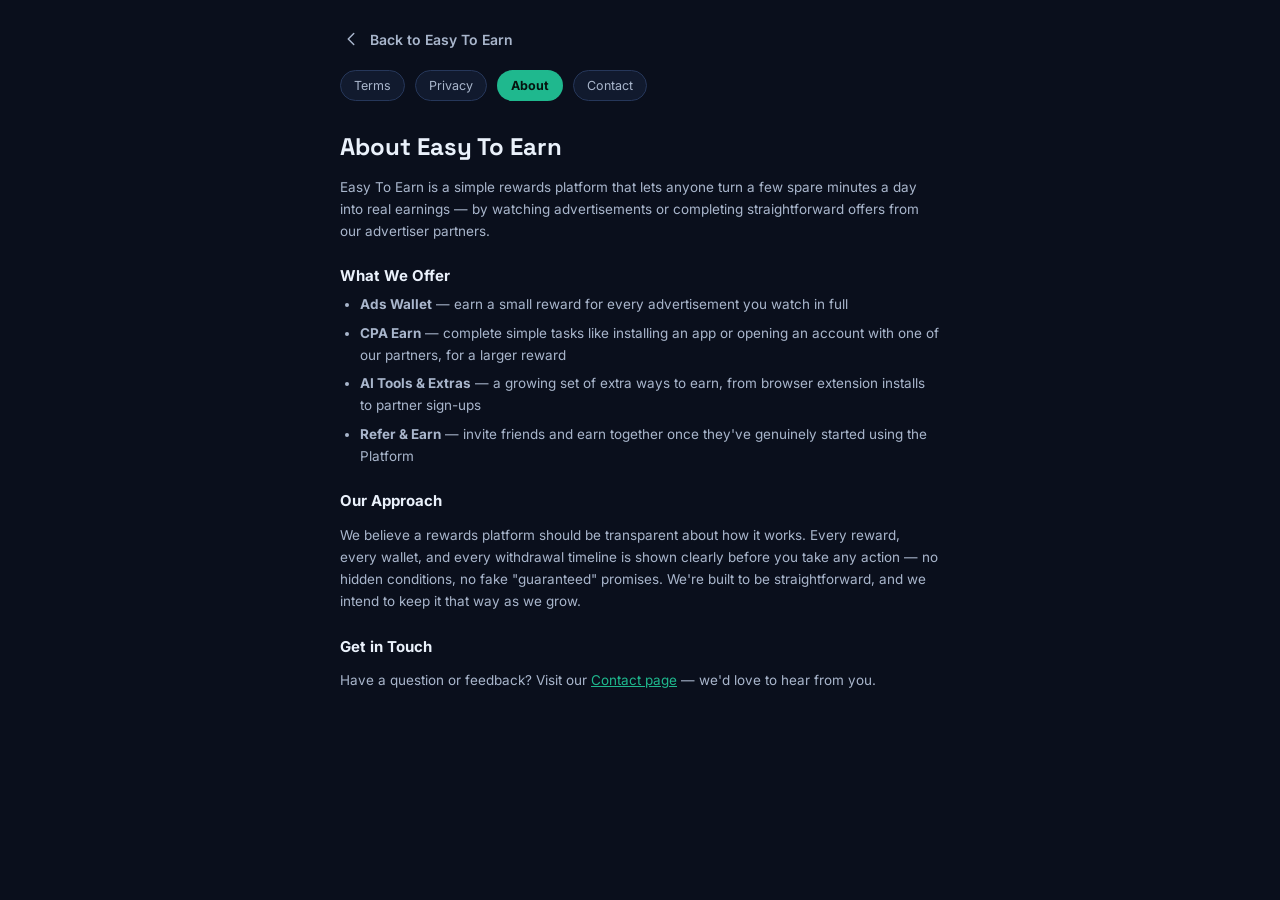
<file: about.html>
<!DOCTYPE html>
<html lang="en">
<head>
<meta charset="UTF-8">
<meta name="viewport" content="width=device-width, initial-scale=1.0">
<title>About Us — Easy To Earn</title>
<meta name="theme-color" content="#0B1220">
<link rel="preconnect" href="https://fonts.googleapis.com">
<link rel="preconnect" href="https://fonts.gstatic.com" crossorigin>
<link href="https://fonts.googleapis.com/css2?family=Space+Grotesk:wght@600;700&family=Inter:wght@400;500;600;700&display=swap" rel="stylesheet">
<link rel="stylesheet" href="css/style.css">
<style>
  .legal-wrap{max-width:640px; margin:0 auto; padding:28px 20px 60px;}
  .legal-back{display:flex; align-items:center; gap:8px; color:var(--text-1); font-weight:600; font-size:14px; text-decoration:none; margin-bottom:20px;}
  .legal-title{font-family:var(--font-num); font-size:24px; font-weight:700;}
  .legal-section{margin-bottom:24px;}
  .legal-section h2{font-size:15px; font-weight:700; color:var(--text-0); margin:0 0 8px;}
  .legal-section p, .legal-section li{font-size:13.5px; color:var(--text-1); line-height:1.65;}
  .legal-section ul{margin:8px 0; padding-left:20px;}
  .legal-section li{margin-bottom:6px;}
  .legal-nav{display:flex; flex-wrap:wrap; gap:10px; margin-bottom:30px;}
  .legal-nav a{font-size:12.5px; padding:7px 13px; border-radius:100px; background:var(--bg-1); border:1px solid var(--line); color:var(--text-1); text-decoration:none;}
  .legal-nav a.active{background:var(--mint); color:#06140F; border-color:transparent; font-weight:700;}
  body{padding-bottom:20px;}
</style>
</head>
<body>
<div class="legal-wrap">
  <a class="legal-back" href="index.html">
    <svg width="18" height="18" viewBox="0 0 24 24" fill="none" stroke="currentColor" stroke-width="1.8"><path d="M15 18l-6-6 6-6"/></svg>
    Back to Easy To Earn
  </a>

  <div class="legal-nav">
    <a href="terms.html">Terms</a>
    <a href="privacy.html">Privacy</a>
    <a href="about.html" class="active">About</a>
    <a href="contact.html">Contact</a>
  </div>

  <div class="legal-title">About Easy To Earn</div>

  <div class="legal-section">
    <p>Easy To Earn is a simple rewards platform that lets anyone turn a few spare minutes a day into real earnings — by watching advertisements or completing straightforward offers from our advertiser partners.</p>
  </div>

  <div class="legal-section">
    <h2>What We Offer</h2>
    <ul>
      <li><b>Ads Wallet</b> — earn a small reward for every advertisement you watch in full</li>
      <li><b>CPA Earn</b> — complete simple tasks like installing an app or opening an account with one of our partners, for a larger reward</li>
      <li><b>AI Tools & Extras</b> — a growing set of extra ways to earn, from browser extension installs to partner sign-ups</li>
      <li><b>Refer & Earn</b> — invite friends and earn together once they've genuinely started using the Platform</li>
    </ul>
  </div>

  <div class="legal-section">
    <h2>Our Approach</h2>
    <p>We believe a rewards platform should be transparent about how it works. Every reward, every wallet, and every withdrawal timeline is shown clearly before you take any action — no hidden conditions, no fake "guaranteed" promises. We're built to be straightforward, and we intend to keep it that way as we grow.</p>
  </div>

  <div class="legal-section">
    <h2>Get in Touch</h2>
    <p>Have a question or feedback? Visit our <a href="contact.html" style="color:var(--mint);">Contact page</a> — we'd love to hear from you.</p>
  </div>
</div>
</body>
</html>
</file>
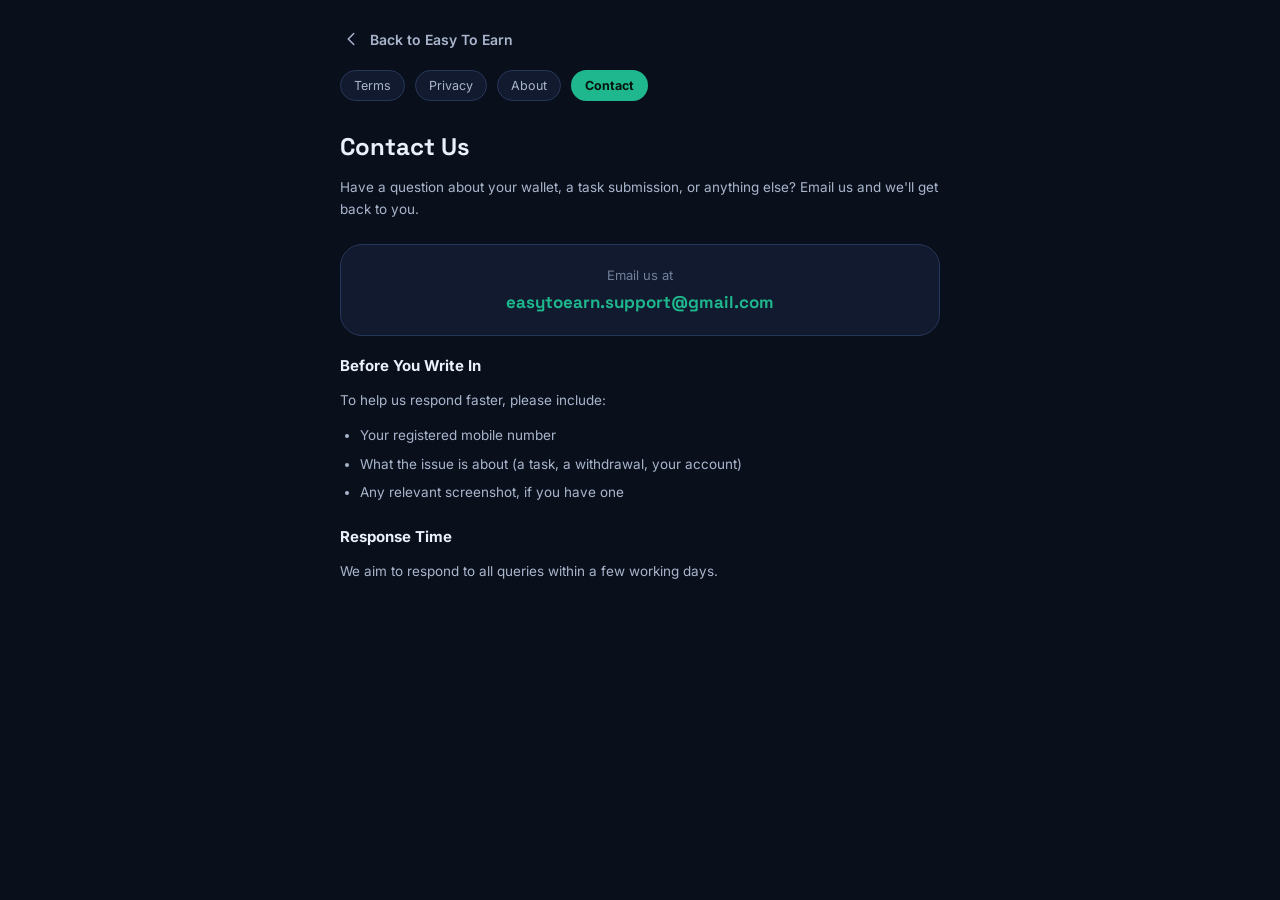
<file: contact.html>
<!DOCTYPE html>
<html lang="en">
<head>
<meta charset="UTF-8">
<meta name="viewport" content="width=device-width, initial-scale=1.0">
<title>Contact Us — Easy To Earn</title>
<meta name="theme-color" content="#0B1220">
<link rel="preconnect" href="https://fonts.googleapis.com">
<link rel="preconnect" href="https://fonts.gstatic.com" crossorigin>
<link href="https://fonts.googleapis.com/css2?family=Space+Grotesk:wght@600;700&family=Inter:wght@400;500;600;700&display=swap" rel="stylesheet">
<link rel="stylesheet" href="css/style.css">
<style>
  .legal-wrap{max-width:640px; margin:0 auto; padding:28px 20px 60px;}
  .legal-back{display:flex; align-items:center; gap:8px; color:var(--text-1); font-weight:600; font-size:14px; text-decoration:none; margin-bottom:20px;}
  .legal-title{font-family:var(--font-num); font-size:24px; font-weight:700;}
  .legal-section{margin-bottom:24px;}
  .legal-section h2{font-size:15px; font-weight:700; color:var(--text-0); margin:0 0 8px;}
  .legal-section p, .legal-section li{font-size:13.5px; color:var(--text-1); line-height:1.65;}
  .legal-section ul{margin:8px 0; padding-left:20px;}
  .legal-section li{margin-bottom:6px;}
  .legal-nav{display:flex; flex-wrap:wrap; gap:10px; margin-bottom:30px;}
  .legal-nav a{font-size:12.5px; padding:7px 13px; border-radius:100px; background:var(--bg-1); border:1px solid var(--line); color:var(--text-1); text-decoration:none;}
  .legal-nav a.active{background:var(--mint); color:#06140F; border-color:transparent; font-weight:700;}
  .contact-card{background:var(--bg-1); border:1px solid var(--line); border-radius:var(--radius-l); padding:22px; text-align:center; margin-bottom:20px;}
  .contact-email{font-family:var(--font-num); font-size:17px; font-weight:700; color:var(--mint); margin-top:8px; word-break:break-all;}
  body{padding-bottom:20px;}
</style>
</head>
<body>
<div class="legal-wrap">
  <a class="legal-back" href="index.html">
    <svg width="18" height="18" viewBox="0 0 24 24" fill="none" stroke="currentColor" stroke-width="1.8"><path d="M15 18l-6-6 6-6"/></svg>
    Back to Easy To Earn
  </a>

  <div class="legal-nav">
    <a href="terms.html">Terms</a>
    <a href="privacy.html">Privacy</a>
    <a href="about.html">About</a>
    <a href="contact.html" class="active">Contact</a>
  </div>

  <div class="legal-title">Contact Us</div>

  <div class="legal-section">
    <p>Have a question about your wallet, a task submission, or anything else? Email us and we'll get back to you.</p>
  </div>

  <div class="contact-card">
    <div style="font-size:13px; color:var(--text-2);">Email us at</div>
    <div class="contact-email"><a href="mailto:easytoearn.support@gmail.com" style="color:var(--mint); text-decoration:none;">easytoearn.support@gmail.com</a></div>
  </div>

  <div class="legal-section">
    <h2>Before You Write In</h2>
    <p>To help us respond faster, please include:</p>
    <ul>
      <li>Your registered mobile number</li>
      <li>What the issue is about (a task, a withdrawal, your account)</li>
      <li>Any relevant screenshot, if you have one</li>
    </ul>
  </div>

  <div class="legal-section">
    <h2>Response Time</h2>
    <p>We aim to respond to all queries within a few working days.</p>
  </div>
</div>
</body>
</html>
</file>
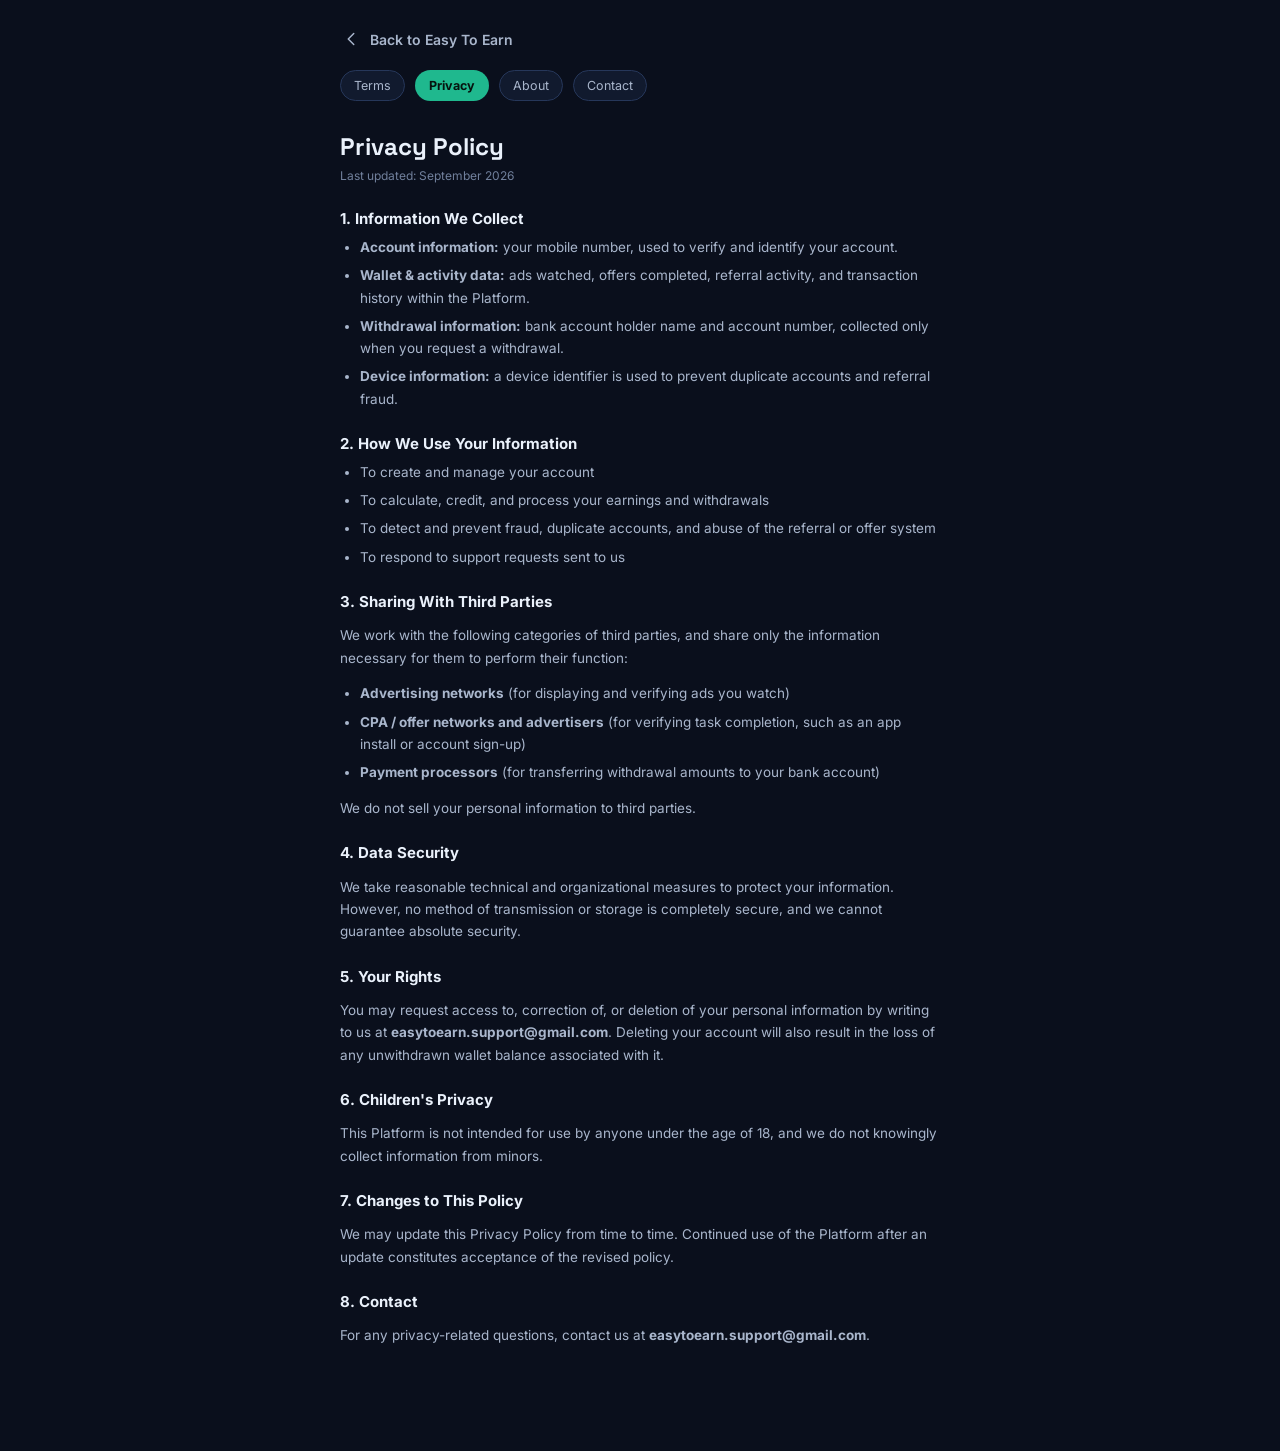
<file: privacy.html>
<!DOCTYPE html>
<html lang="en">
<head>
<meta charset="UTF-8">
<meta name="viewport" content="width=device-width, initial-scale=1.0">
<title>Privacy Policy — Easy To Earn</title>
<meta name="theme-color" content="#0B1220">
<link rel="preconnect" href="https://fonts.googleapis.com">
<link rel="preconnect" href="https://fonts.gstatic.com" crossorigin>
<link href="https://fonts.googleapis.com/css2?family=Space+Grotesk:wght@600;700&family=Inter:wght@400;500;600;700&display=swap" rel="stylesheet">
<link rel="stylesheet" href="css/style.css">
<style>
  .legal-wrap{max-width:640px; margin:0 auto; padding:28px 20px 60px;}
  .legal-back{display:flex; align-items:center; gap:8px; color:var(--text-1); font-weight:600; font-size:14px; text-decoration:none; margin-bottom:20px;}
  .legal-title{font-family:var(--font-num); font-size:24px; font-weight:700;}
  .legal-updated{font-size:12px; color:var(--text-2); margin-top:6px; margin-bottom:26px;}
  .legal-section{margin-bottom:24px;}
  .legal-section h2{font-size:15px; font-weight:700; color:var(--text-0); margin:0 0 8px;}
  .legal-section p, .legal-section li{font-size:13.5px; color:var(--text-1); line-height:1.65;}
  .legal-section ul{margin:8px 0; padding-left:20px;}
  .legal-section li{margin-bottom:6px;}
  .legal-nav{display:flex; flex-wrap:wrap; gap:10px; margin-bottom:30px;}
  .legal-nav a{font-size:12.5px; padding:7px 13px; border-radius:100px; background:var(--bg-1); border:1px solid var(--line); color:var(--text-1); text-decoration:none;}
  .legal-nav a.active{background:var(--mint); color:#06140F; border-color:transparent; font-weight:700;}
  body{padding-bottom:20px;}
</style>
</head>
<body>
<div class="legal-wrap">
  <a class="legal-back" href="index.html">
    <svg width="18" height="18" viewBox="0 0 24 24" fill="none" stroke="currentColor" stroke-width="1.8"><path d="M15 18l-6-6 6-6"/></svg>
    Back to Easy To Earn
  </a>

  <div class="legal-nav">
    <a href="terms.html">Terms</a>
    <a href="privacy.html" class="active">Privacy</a>
    <a href="about.html">About</a>
    <a href="contact.html">Contact</a>
  </div>

  <div class="legal-title">Privacy Policy</div>
  <div class="legal-updated">Last updated: September 2026</div>

  <div class="legal-section">
    <h2>1. Information We Collect</h2>
    <ul>
      <li><b>Account information:</b> your mobile number, used to verify and identify your account.</li>
      <li><b>Wallet & activity data:</b> ads watched, offers completed, referral activity, and transaction history within the Platform.</li>
      <li><b>Withdrawal information:</b> bank account holder name and account number, collected only when you request a withdrawal.</li>
      <li><b>Device information:</b> a device identifier is used to prevent duplicate accounts and referral fraud.</li>
    </ul>
  </div>

  <div class="legal-section">
    <h2>2. How We Use Your Information</h2>
    <ul>
      <li>To create and manage your account</li>
      <li>To calculate, credit, and process your earnings and withdrawals</li>
      <li>To detect and prevent fraud, duplicate accounts, and abuse of the referral or offer system</li>
      <li>To respond to support requests sent to us</li>
    </ul>
  </div>

  <div class="legal-section">
    <h2>3. Sharing With Third Parties</h2>
    <p>We work with the following categories of third parties, and share only the information necessary for them to perform their function:</p>
    <ul>
      <li><b>Advertising networks</b> (for displaying and verifying ads you watch)</li>
      <li><b>CPA / offer networks and advertisers</b> (for verifying task completion, such as an app install or account sign-up)</li>
      <li><b>Payment processors</b> (for transferring withdrawal amounts to your bank account)</li>
    </ul>
    <p>We do not sell your personal information to third parties.</p>
  </div>

  <div class="legal-section">
    <h2>4. Data Security</h2>
    <p>We take reasonable technical and organizational measures to protect your information. However, no method of transmission or storage is completely secure, and we cannot guarantee absolute security.</p>
  </div>

  <div class="legal-section">
    <h2>5. Your Rights</h2>
    <p>You may request access to, correction of, or deletion of your personal information by writing to us at <b>easytoearn.support@gmail.com</b>. Deleting your account will also result in the loss of any unwithdrawn wallet balance associated with it.</p>
  </div>

  <div class="legal-section">
    <h2>6. Children's Privacy</h2>
    <p>This Platform is not intended for use by anyone under the age of 18, and we do not knowingly collect information from minors.</p>
  </div>

  <div class="legal-section">
    <h2>7. Changes to This Policy</h2>
    <p>We may update this Privacy Policy from time to time. Continued use of the Platform after an update constitutes acceptance of the revised policy.</p>
  </div>

  <div class="legal-section">
    <h2>8. Contact</h2>
    <p>For any privacy-related questions, contact us at <b>easytoearn.support@gmail.com</b>.</p>
  </div>
</div>
</body>
</html>
</file>
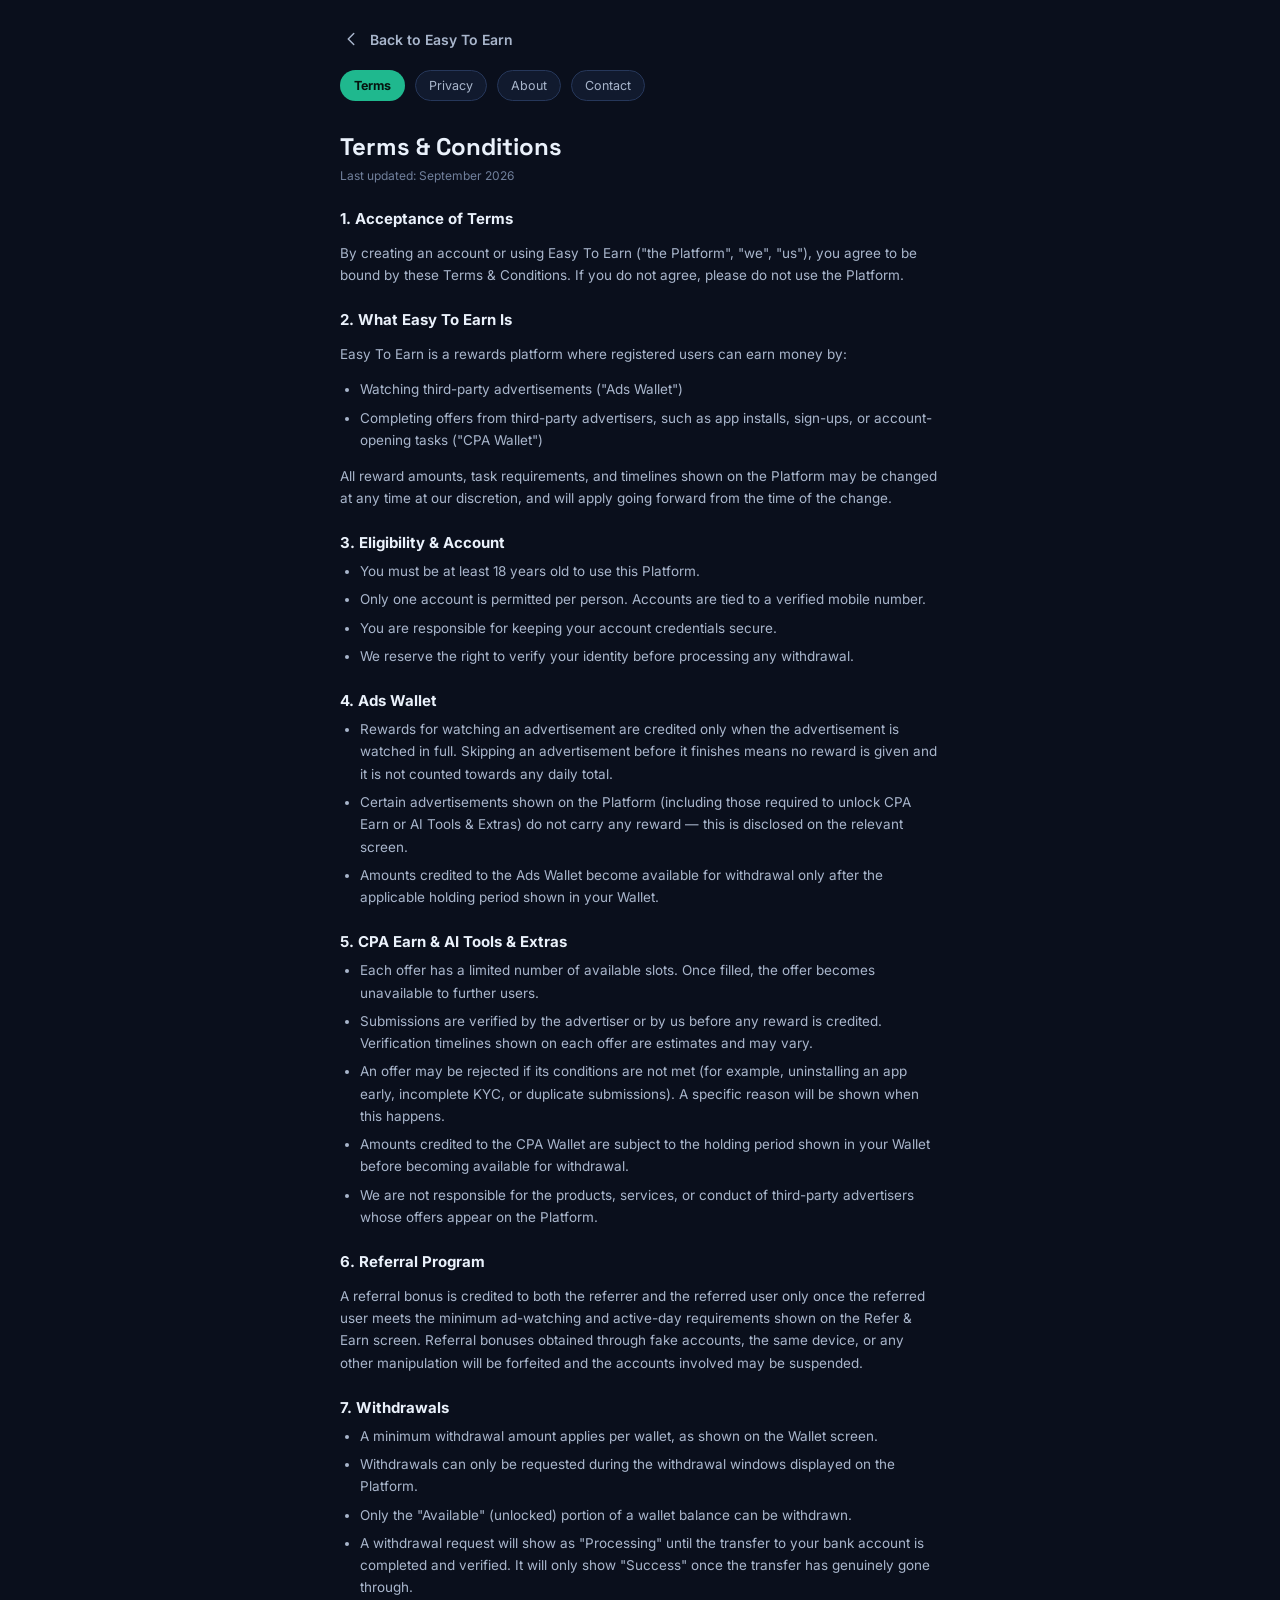
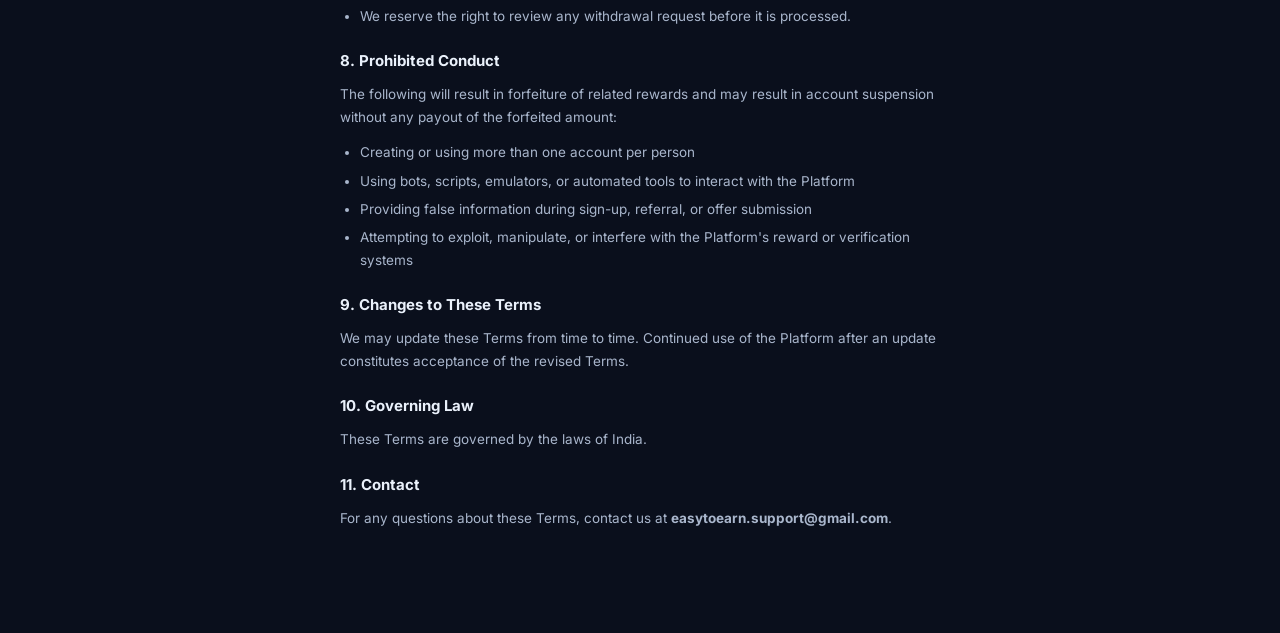
<file: terms.html>
<!DOCTYPE html>
<html lang="en">
<head>
<meta charset="UTF-8">
<meta name="viewport" content="width=device-width, initial-scale=1.0">
<title>Terms & Conditions — Easy To Earn</title>
<meta name="theme-color" content="#0B1220">
<link rel="preconnect" href="https://fonts.googleapis.com">
<link rel="preconnect" href="https://fonts.gstatic.com" crossorigin>
<link href="https://fonts.googleapis.com/css2?family=Space+Grotesk:wght@600;700&family=Inter:wght@400;500;600;700&display=swap" rel="stylesheet">
<link rel="stylesheet" href="css/style.css">
<style>
  .legal-wrap{max-width:640px; margin:0 auto; padding:28px 20px 60px;}
  .legal-back{display:flex; align-items:center; gap:8px; color:var(--text-1); font-weight:600; font-size:14px; text-decoration:none; margin-bottom:20px;}
  .legal-title{font-family:var(--font-num); font-size:24px; font-weight:700;}
  .legal-updated{font-size:12px; color:var(--text-2); margin-top:6px; margin-bottom:26px;}
  .legal-section{margin-bottom:24px;}
  .legal-section h2{font-size:15px; font-weight:700; color:var(--text-0); margin:0 0 8px;}
  .legal-section p, .legal-section li{font-size:13.5px; color:var(--text-1); line-height:1.65;}
  .legal-section ul{margin:8px 0; padding-left:20px;}
  .legal-section li{margin-bottom:6px;}
  .legal-nav{display:flex; flex-wrap:wrap; gap:10px; margin-bottom:30px;}
  .legal-nav a{font-size:12.5px; padding:7px 13px; border-radius:100px; background:var(--bg-1); border:1px solid var(--line); color:var(--text-1); text-decoration:none;}
  .legal-nav a.active{background:var(--mint); color:#06140F; border-color:transparent; font-weight:700;}
  body{padding-bottom:20px;}
</style>
</head>
<body>
<div class="legal-wrap">
  <a class="legal-back" href="index.html">
    <svg width="18" height="18" viewBox="0 0 24 24" fill="none" stroke="currentColor" stroke-width="1.8"><path d="M15 18l-6-6 6-6"/></svg>
    Back to Easy To Earn
  </a>

  <div class="legal-nav">
    <a href="terms.html" class="active">Terms</a>
    <a href="privacy.html">Privacy</a>
    <a href="about.html">About</a>
    <a href="contact.html">Contact</a>
  </div>

  <div class="legal-title">Terms & Conditions</div>
  <div class="legal-updated">Last updated: September 2026</div>

  <div class="legal-section">
    <h2>1. Acceptance of Terms</h2>
    <p>By creating an account or using Easy To Earn ("the Platform", "we", "us"), you agree to be bound by these Terms & Conditions. If you do not agree, please do not use the Platform.</p>
  </div>

  <div class="legal-section">
    <h2>2. What Easy To Earn Is</h2>
    <p>Easy To Earn is a rewards platform where registered users can earn money by:</p>
    <ul>
      <li>Watching third-party advertisements ("Ads Wallet")</li>
      <li>Completing offers from third-party advertisers, such as app installs, sign-ups, or account-opening tasks ("CPA Wallet")</li>
    </ul>
    <p>All reward amounts, task requirements, and timelines shown on the Platform may be changed at any time at our discretion, and will apply going forward from the time of the change.</p>
  </div>

  <div class="legal-section">
    <h2>3. Eligibility & Account</h2>
    <ul>
      <li>You must be at least 18 years old to use this Platform.</li>
      <li>Only one account is permitted per person. Accounts are tied to a verified mobile number.</li>
      <li>You are responsible for keeping your account credentials secure.</li>
      <li>We reserve the right to verify your identity before processing any withdrawal.</li>
    </ul>
  </div>

  <div class="legal-section">
    <h2>4. Ads Wallet</h2>
    <ul>
      <li>Rewards for watching an advertisement are credited only when the advertisement is watched in full. Skipping an advertisement before it finishes means no reward is given and it is not counted towards any daily total.</li>
      <li>Certain advertisements shown on the Platform (including those required to unlock CPA Earn or AI Tools & Extras) do not carry any reward — this is disclosed on the relevant screen.</li>
      <li>Amounts credited to the Ads Wallet become available for withdrawal only after the applicable holding period shown in your Wallet.</li>
    </ul>
  </div>

  <div class="legal-section">
    <h2>5. CPA Earn & AI Tools & Extras</h2>
    <ul>
      <li>Each offer has a limited number of available slots. Once filled, the offer becomes unavailable to further users.</li>
      <li>Submissions are verified by the advertiser or by us before any reward is credited. Verification timelines shown on each offer are estimates and may vary.</li>
      <li>An offer may be rejected if its conditions are not met (for example, uninstalling an app early, incomplete KYC, or duplicate submissions). A specific reason will be shown when this happens.</li>
      <li>Amounts credited to the CPA Wallet are subject to the holding period shown in your Wallet before becoming available for withdrawal.</li>
      <li>We are not responsible for the products, services, or conduct of third-party advertisers whose offers appear on the Platform.</li>
    </ul>
  </div>

  <div class="legal-section">
    <h2>6. Referral Program</h2>
    <p>A referral bonus is credited to both the referrer and the referred user only once the referred user meets the minimum ad-watching and active-day requirements shown on the Refer & Earn screen. Referral bonuses obtained through fake accounts, the same device, or any other manipulation will be forfeited and the accounts involved may be suspended.</p>
  </div>

  <div class="legal-section">
    <h2>7. Withdrawals</h2>
    <ul>
      <li>A minimum withdrawal amount applies per wallet, as shown on the Wallet screen.</li>
      <li>Withdrawals can only be requested during the withdrawal windows displayed on the Platform.</li>
      <li>Only the "Available" (unlocked) portion of a wallet balance can be withdrawn.</li>
      <li>A withdrawal request will show as "Processing" until the transfer to your bank account is completed and verified. It will only show "Success" once the transfer has genuinely gone through.</li>
      <li>We reserve the right to review any withdrawal request before it is processed.</li>
    </ul>
  </div>

  <div class="legal-section">
    <h2>8. Prohibited Conduct</h2>
    <p>The following will result in forfeiture of related rewards and may result in account suspension without any payout of the forfeited amount:</p>
    <ul>
      <li>Creating or using more than one account per person</li>
      <li>Using bots, scripts, emulators, or automated tools to interact with the Platform</li>
      <li>Providing false information during sign-up, referral, or offer submission</li>
      <li>Attempting to exploit, manipulate, or interfere with the Platform's reward or verification systems</li>
    </ul>
  </div>

  <div class="legal-section">
    <h2>9. Changes to These Terms</h2>
    <p>We may update these Terms from time to time. Continued use of the Platform after an update constitutes acceptance of the revised Terms.</p>
  </div>

  <div class="legal-section">
    <h2>10. Governing Law</h2>
    <p>These Terms are governed by the laws of India.</p>
  </div>

  <div class="legal-section">
    <h2>11. Contact</h2>
    <p>For any questions about these Terms, contact us at <b>easytoearn.support@gmail.com</b>.</p>
  </div>
</div>
</body>
</html>
</file>
<file: css/style.css>
:root{
  --bg-0:#0A0F1C;
  --bg-1:#111A2E;
  --bg-2:#182642;
  --bg-3:#1F3153;
  --line:#26375A;
  --text-0:#EAF1FB;
  --text-1:#A9B6CC;
  --text-2:#71809C;
  --mint:#1FB88E;
  --mint-dim:#123A32;
  --gold:#D8A73D;
  --gold-dim:#3A2E14;
  --red:#E5555F;
  --red-dim:#3A1A1E;
  --radius-s:10px;
  --radius-m:16px;
  --radius-l:22px;
  --font-num:'Space Grotesk', sans-serif;
  --font-body:'Inter', sans-serif;
  --font-hi:'Noto Sans Devanagari', sans-serif;
}

*{box-sizing:border-box; -webkit-tap-highlight-color:transparent;}
html,body{margin:0; padding:0; background:var(--bg-0); color:var(--text-0); font-family:var(--font-body); overscroll-behavior:none;}
body{padding-bottom:78px; min-height:100vh;}
button{font-family:inherit; border:none; background:none; cursor:pointer; color:inherit;}
svg{width:22px; height:22px; fill:none; stroke:currentColor; stroke-width:1.6; stroke-linecap:round; stroke-linejoin:round;}
::selection{background:var(--mint-dim); color:var(--text-0);}
select, textarea{font-family:inherit;}

#app{max-width:520px; margin:0 auto; padding:18px 16px 24px;}

/* Bilingual secondary line */
.hi{font-family:var(--font-hi); font-size:11.5px; color:var(--text-2); font-weight:400; margin-top:2px; line-height:1.4;}

.topbar{display:flex; align-items:center; justify-content:space-between; margin-bottom:18px;}
.brand{display:flex; align-items:center; gap:9px;}
.brand-mark{width:30px; height:30px; border-radius:9px; background:linear-gradient(155deg, var(--mint), #0E7A5C); display:flex; align-items:center; justify-content:center; font-family:var(--font-num); font-weight:700; color:#06120E; font-size:15px;}
.brand-name{font-family:var(--font-num); font-weight:600; font-size:17px; letter-spacing:.2px;}
.vip-chip{display:flex; align-items:center; gap:5px; padding:5px 10px; border-radius:100px; background:var(--gold-dim); border:1px solid rgba(216,167,61,.35); font-size:12px; font-weight:600; color:var(--gold);}

.balance-card{background:linear-gradient(165deg, var(--bg-2), var(--bg-1)); border:1px solid var(--line); border-radius:var(--radius-l); padding:22px 20px; margin-bottom:16px; position:relative; overflow:hidden;}
.balance-card::after{content:""; position:absolute; top:-60px; right:-60px; width:160px; height:160px; border-radius:50%; background:radial-gradient(circle, rgba(31,184,142,.14), transparent 70%);}
.balance-label{font-size:12.5px; color:var(--text-2); font-weight:500; letter-spacing:.3px;}
.balance-value{font-family:var(--font-num); font-size:36px; font-weight:700; margin-top:6px; display:flex; align-items:baseline; gap:4px;}
.balance-value small{font-size:19px; color:var(--text-1); font-weight:600;}
.balance-sub{margin-top:10px; font-size:12.5px; color:var(--text-2);}
.balance-sub b{color:var(--mint); font-weight:600;}

.stat-row{display:grid; grid-template-columns:1fr 1fr; gap:10px; margin-bottom:16px;}
.stat-tile{background:var(--bg-1); border:1px solid var(--line); border-radius:var(--radius-m); padding:14px;}
.stat-tile .n{font-family:var(--font-num); font-size:20px; font-weight:700;}
.stat-tile .l{font-size:12px; color:var(--text-2); margin-top:2px;}

.section-title{font-size:14px; font-weight:600; color:var(--text-1); margin:20px 0 10px;}

.card-list{display:flex; flex-direction:column; gap:10px;}
.action-card{display:flex; align-items:center; gap:13px; background:var(--bg-1); border:1px solid var(--line); border-radius:var(--radius-m); padding:14px;}
.action-icon{width:42px; height:42px; border-radius:12px; background:var(--bg-3); display:flex; align-items:center; justify-content:center; flex-shrink:0;}
.action-icon svg{width:20px; height:20px; color:var(--mint);}
.action-body{flex:1; min-width:0;}
.action-title{font-size:14.5px; font-weight:600; color:var(--text-0);}
.action-meta{font-size:12px; color:var(--text-2); margin-top:2px;}
.action-reward{font-family:var(--font-num); font-weight:700; font-size:14px; color:var(--mint); white-space:nowrap;}
.action-cta{padding:8px 14px; border-radius:100px; background:var(--mint); color:#06140F; font-weight:700; font-size:13px; margin-left:6px;}
.action-cta:disabled{background:var(--bg-3); color:var(--text-2);}

.progress-track{height:7px; border-radius:100px; background:var(--bg-3); overflow:hidden; margin-top:8px;}
.progress-fill{height:100%; background:linear-gradient(90deg, var(--mint), #58D9AE); border-radius:100px; transition:width .3s ease;}
.progress-fill.gold{background:linear-gradient(90deg, var(--gold), #F0CC6E);}

.btn{display:flex; align-items:center; justify-content:center; gap:8px; width:100%; padding:15px; border-radius:var(--radius-m); font-weight:700; font-size:15px;}
.btn-primary{background:var(--mint); color:#06140F;}
.btn-primary:disabled{background:var(--bg-3); color:var(--text-2);}
.btn-ghost{background:var(--bg-1); border:1px solid var(--line); color:var(--text-0);}
.btn-danger-outline{background:transparent; border:1px solid rgba(229,85,95,.4); color:var(--red);}

.field{margin-bottom:14px;}
.field label{display:block; font-size:12.5px; color:var(--text-1); margin-bottom:6px; font-weight:500;}
.field input{width:100%; padding:13px 14px; border-radius:var(--radius-s); background:var(--bg-1); border:1px solid var(--line); color:var(--text-0); font-size:14.5px; font-family:inherit;}
.field input:focus{outline:none; border-color:var(--mint);}

.notice{background:var(--bg-1); border:1px solid var(--line); border-left:3px solid var(--gold); border-radius:var(--radius-s); padding:13px 14px; font-size:12.5px; color:var(--text-1); line-height:1.55;}
.notice.warn{border-left-color:var(--red);}
.notice ul{margin:6px 0 0; padding-left:18px;}
.notice li{margin-bottom:4px;}

.pill{display:inline-flex; align-items:center; gap:5px; padding:4px 10px; border-radius:100px; font-size:11.5px; font-weight:600;}
.pill-pending{background:var(--gold-dim); color:var(--gold);}
.pill-success{background:var(--mint-dim); color:var(--mint);}
.pill-fail{background:var(--red-dim); color:var(--red);}

.ad-overlay{position:fixed; inset:0; background:#05080F; z-index:200; display:flex; flex-direction:column;}
.ad-stage{flex:1; display:flex; align-items:center; justify-content:center; flex-direction:column; gap:14px;}
.ad-stage .adbox{width:82%; max-width:340px; aspect-ratio:9/13; background:linear-gradient(155deg,var(--bg-2),var(--bg-0)); border:1px solid var(--line); border-radius:var(--radius-m); display:flex; align-items:center; justify-content:center; color:var(--text-2); font-size:13px;}
.ad-topbar{display:flex; align-items:center; justify-content:space-between; padding:16px 18px;}
.ad-timer{font-family:var(--font-num); font-weight:700; font-size:15px; color:var(--text-1);}
.ad-skip{font-size:13px; color:var(--text-2); font-weight:600;}

#toast-root{position:fixed; left:0; right:0; bottom:92px; display:flex; justify-content:center; z-index:300; pointer-events:none;}
.toast{background:var(--bg-2); border:1px solid var(--line); border-radius:100px; padding:11px 18px; font-size:13.5px; font-weight:600; display:flex; align-items:center; gap:8px; box-shadow:0 10px 30px rgba(0,0,0,.4); animation:toastIn .25s ease;}
.toast.success{border-color:rgba(31,184,142,.4); color:var(--mint);}
.toast.warn{border-color:rgba(216,167,61,.4); color:var(--gold);}
@keyframes toastIn{from{transform:translateY(10px); opacity:0} to{transform:translateY(0); opacity:1}}

.bottomnav{position:fixed; left:0; right:0; bottom:0; height:70px; background:rgba(10,15,28,.92); backdrop-filter:blur(14px); border-top:1px solid var(--line); display:flex; z-index:150;}
.navbtn{flex:1; display:flex; flex-direction:column; align-items:center; justify-content:center; gap:4px; color:var(--text-2);}
.navbtn span{font-size:11px; font-weight:600;}
.navbtn.active{color:var(--mint);}

.ref-code-box{display:flex; align-items:center; justify-content:space-between; background:var(--bg-1); border:1px dashed var(--line); border-radius:var(--radius-m); padding:16px; margin-bottom:14px;}
.ref-code-box .code{font-family:var(--font-num); font-size:19px; font-weight:700; letter-spacing:1px;}
.ref-item{display:flex; align-items:center; gap:12px; background:var(--bg-1); border:1px solid var(--line); border-radius:var(--radius-m); padding:13px;}
.ref-avatar{width:36px; height:36px; border-radius:50%; background:var(--bg-3); display:flex; align-items:center; justify-content:center; font-weight:700; font-size:13px; color:var(--text-1);}
.ref-body{flex:1;}
.ref-name{font-size:13.5px; font-weight:600;}
.ref-sub{font-size:11.5px; color:var(--text-2); margin-top:2px;}

.empty-state{text-align:center; padding:40px 20px; color:var(--text-2);}
.empty-state svg{width:38px; height:38px; margin-bottom:10px; opacity:.5;}
.empty-state p{font-size:13px; margin:0;}

.auth-wrap{min-height:calc(100vh - 40px); display:flex; flex-direction:column; align-items:center; justify-content:center; text-align:center; padding:20px 4px;}
.auth-title{font-family:var(--font-num); font-size:22px; font-weight:700; margin-top:4px;}
.auth-sub{font-size:13.5px; color:var(--text-2); margin-top:6px;}
.phone-input{display:flex; align-items:center; background:var(--bg-1); border:1px solid var(--line); border-radius:var(--radius-s); overflow:hidden;}
.phone-prefix{padding:13px 12px; color:var(--text-1); font-weight:600; border-right:1px solid var(--line); font-family:var(--font-num);}
.phone-input input{border:none; background:transparent; flex:1; padding:13px 14px; font-size:14.5px; color:var(--text-0); font-family:inherit;}
.phone-input input:focus{outline:none;}
.topbar .logout-link{font-size:12.5px; color:var(--text-2); font-weight:600;}

/* Countdown */
.countdown{display:flex; gap:8px;}
.countdown .seg{background:var(--bg-3); border-radius:12px; padding:9px 4px; text-align:center; flex:1;}
.countdown .seg .val{font-family:var(--font-num); font-size:19px; font-weight:700; font-variant-numeric:tabular-nums; letter-spacing:.5px;}
.countdown .seg .lbl{font-size:9px; color:var(--text-2); margin-top:3px; letter-spacing:.6px; text-transform:uppercase; font-weight:600;}
.countdown.gold .seg{background:var(--gold-dim);}
.countdown.gold .seg .val{color:var(--gold);}

/* Wallet cards */
.wallet-card{border-radius:var(--radius-l); padding:20px; margin-bottom:14px; border:1px solid var(--line);}
.wallet-card.ads{background:linear-gradient(165deg, var(--bg-2), var(--bg-1));}
.wallet-card.cpa{background:linear-gradient(165deg, #2A2210, #1A1608); border-color:rgba(216,167,61,.3);}
.wallet-head{display:flex; align-items:center; justify-content:space-between; margin-bottom:14px;}
.wallet-head .tag{font-size:11.5px; font-weight:700; letter-spacing:.4px; text-transform:uppercase; color:var(--text-2);}
.wallet-head .tag.gold{color:var(--gold);}
.wallet-breakdown{display:flex; gap:16px; margin-top:14px; font-size:12px; color:var(--text-2);}
.wallet-breakdown b{color:var(--text-0); font-family:var(--font-num); font-size:14px; display:block; margin-top:2px;}
.unlock-note{font-size:11.5px; color:var(--text-2); margin-top:12px; text-align:center;}

/* Full-screen overlay (task detail / history / admin forms) */
.screen-overlay{position:fixed; inset:0; background:var(--bg-0); z-index:250; overflow-y:auto; padding:18px 16px 40px;}
.screen-back{display:flex; align-items:center; gap:8px; margin-bottom:16px; color:var(--text-1); font-weight:600; font-size:14px;}
.screen-back svg{width:18px; height:18px;}
.task-header{margin-bottom:18px;}
.task-tag{display:inline-block; padding:4px 10px; border-radius:100px; font-size:11px; font-weight:700; text-transform:uppercase; letter-spacing:.4px; margin-bottom:10px;}
.task-tag.easy, .task-tag.medium, .task-tag.aitools{background:var(--mint-dim); color:var(--mint);}
.task-tag.extended, .task-tag.hardest{background:var(--gold-dim); color:var(--gold);}
.task-title{font-size:19px; font-weight:700;}
.task-meta-row{display:flex; gap:14px; margin-top:10px; font-size:12.5px; color:var(--text-2);}
.step-item{display:flex; gap:12px; margin-bottom:14px;}
.step-num{width:26px; height:26px; border-radius:50%; background:var(--bg-2); border:1px solid var(--line); display:flex; align-items:center; justify-content:center; font-size:12.5px; font-weight:700; color:var(--text-1); flex-shrink:0;}
.step-text{font-size:13.5px; color:var(--text-0); line-height:1.5; padding-top:2px;}
.history-row{display:flex; align-items:center; justify-content:space-between; padding:13px 0; border-bottom:1px solid var(--line);}
.history-row:last-child{border-bottom:none;}
.history-left .t{font-size:13.5px; font-weight:600;}
.history-left .d{font-size:11.5px; color:var(--text-2); margin-top:2px;}
.history-amt{font-family:var(--font-num); font-weight:700; font-size:14px;}
.history-amt.pos{color:var(--mint);}
.history-amt.neg{color:var(--red);}

/* CPA lock gate */
.lock-hero{text-align:center; padding:26px 18px; background:linear-gradient(165deg, var(--bg-2), var(--bg-1)); border:1px solid var(--line); border-radius:var(--radius-l); margin-bottom:18px;}
.lock-icon{width:48px; height:48px; border-radius:14px; background:var(--gold-dim); display:flex; align-items:center; justify-content:center; margin:0 auto 14px;}
.lock-icon svg{width:24px; height:24px; color:var(--gold);}
.lock-big-number{font-family:var(--font-num); font-size:44px; font-weight:700; line-height:1;}
.lock-big-number span{font-size:22px; color:var(--text-2); font-weight:600;}
.lock-sub{font-size:13px; color:var(--text-2); margin-top:6px;}
.lock-progress-track{height:10px; border-radius:100px; background:var(--bg-3); overflow:hidden; margin:18px 0 6px;}
.lock-progress-fill{height:100%; background:linear-gradient(90deg, var(--gold), #F0CC6E); border-radius:100px; transition:width .4s ease;}
.lock-remaining{font-size:12.5px; color:var(--gold); font-weight:600;}
.locked-preview{position:relative; filter:blur(5px); opacity:.55; pointer-events:none; user-select:none;}
.locked-preview-wrap{position:relative; margin-top:18px;}
.locked-badge{position:absolute; inset:0; display:flex; align-items:center; justify-content:center; z-index:2;}
.locked-badge span{background:var(--bg-2); border:1px solid var(--line); padding:8px 16px; border-radius:100px; font-size:12px; font-weight:700; color:var(--text-1);}

/* Admin */
.admin-card{background:var(--bg-1); border:1px solid var(--line); border-radius:var(--radius-m); padding:16px; margin-bottom:10px;}

/* Wallet segmented toggle */
.seg-toggle{display:flex; gap:8px; background:var(--bg-1); border:1px solid var(--line); border-radius:100px; padding:5px; margin-bottom:16px;}
.seg-btn{flex:1; padding:10px; border-radius:100px; font-size:13px; font-weight:700; color:var(--text-2);}
.seg-btn.active{background:var(--mint); color:#06140F;}
.seg-btn.active.gold{background:var(--gold); color:#241a04;}

/* Empty-state that keeps expectation/trust high instead of a dead blank area */
.empty-attract{text-align:center; padding:30px 20px; background:var(--bg-1); border:1px dashed var(--line); border-radius:var(--radius-l);}
.empty-attract-icon{width:44px; height:44px; border-radius:50%; background:var(--bg-3); display:flex; align-items:center; justify-content:center; margin:0 auto 14px; color:var(--text-2);}
.empty-attract-title{font-size:14.5px; font-weight:700; color:var(--text-0);}
.empty-attract-sub{font-size:12.5px; color:var(--text-2); margin-top:8px; line-height:1.5;}

/* Special "CPA" lettering wherever it appears as a highlighted word */
.cpa-brand{
  font-family: var(--font-num);
  font-weight: 700;
  letter-spacing: 1px;
  background: linear-gradient(90deg, var(--gold), #F3D488);
  -webkit-background-clip: text;
  background-clip: text;
  color: transparent;
}
.cpa-brand.on-gold{ background:none; -webkit-background-clip:unset; background-clip:unset; color:#241a04; }

/* Money-flying animation behind the gate lock icon — attracts attention,
   signals "this is a high-income area" without any emoji or childish styling */
.lock-hero{ position:relative; overflow:hidden; }
.money-fx{ position:absolute; inset:0; pointer-events:none; overflow:hidden; }
.money-fx .coin{
  position:absolute;
  bottom:-10px;
  font-family: var(--font-num);
  font-weight:700;
  font-size:15px;
  color: var(--gold);
  opacity:0;
  animation: coinFloat 4.5s ease-in infinite;
}
.money-fx .c1{ left:18%; animation-delay:0s; }
.money-fx .c2{ left:38%; animation-delay:0.9s; font-size:12px; }
.money-fx .c3{ left:58%; animation-delay:1.8s; font-size:17px; }
.money-fx .c4{ left:74%; animation-delay:2.6s; font-size:12px; }
.money-fx .c5{ left:88%; animation-delay:1.3s; font-size:14px; }
@keyframes coinFloat{
  0%   { transform: translateY(0) scale(0.8); opacity:0; }
  15%  { opacity:.55; }
  80%  { opacity:.25; }
  100% { transform: translateY(-160px) scale(1.1); opacity:0; }
}
.lock-icon, .lock-big-number, .lock-sub, .lock-progress-track, .lock-remaining, .lock-hero .btn{
  position:relative; z-index:2;
}
.status-tracker{ display:flex; align-items:flex-start; justify-content:space-between; margin:16px 0 4px; }
.status-step{ display:flex; flex-direction:column; align-items:center; flex:1; }
.status-dot{ width:14px; height:14px; border-radius:50%; background:var(--bg-3); border:2px solid var(--line); }
.status-step.done .status-dot{ background:var(--mint); border-color:var(--mint); }
.status-step.active .status-dot{ background:var(--gold); border-color:var(--gold); }
.status-step.rejected .status-dot{ background:var(--red); border-color:var(--red); }
.status-label{ font-size:11px; color:var(--text-2); margin-top:6px; text-align:center; max-width:80px; }
.status-step.done .status-label{ color:var(--mint); font-weight:600; }
.status-step.active .status-label{ color:var(--gold); font-weight:600; }
.status-step.rejected .status-label{ color:var(--red); font-weight:600; }
.status-line{ flex:0.6; height:2px; background:var(--line); margin-top:6px; }
.status-line.done{ background:var(--mint); }
</file>
